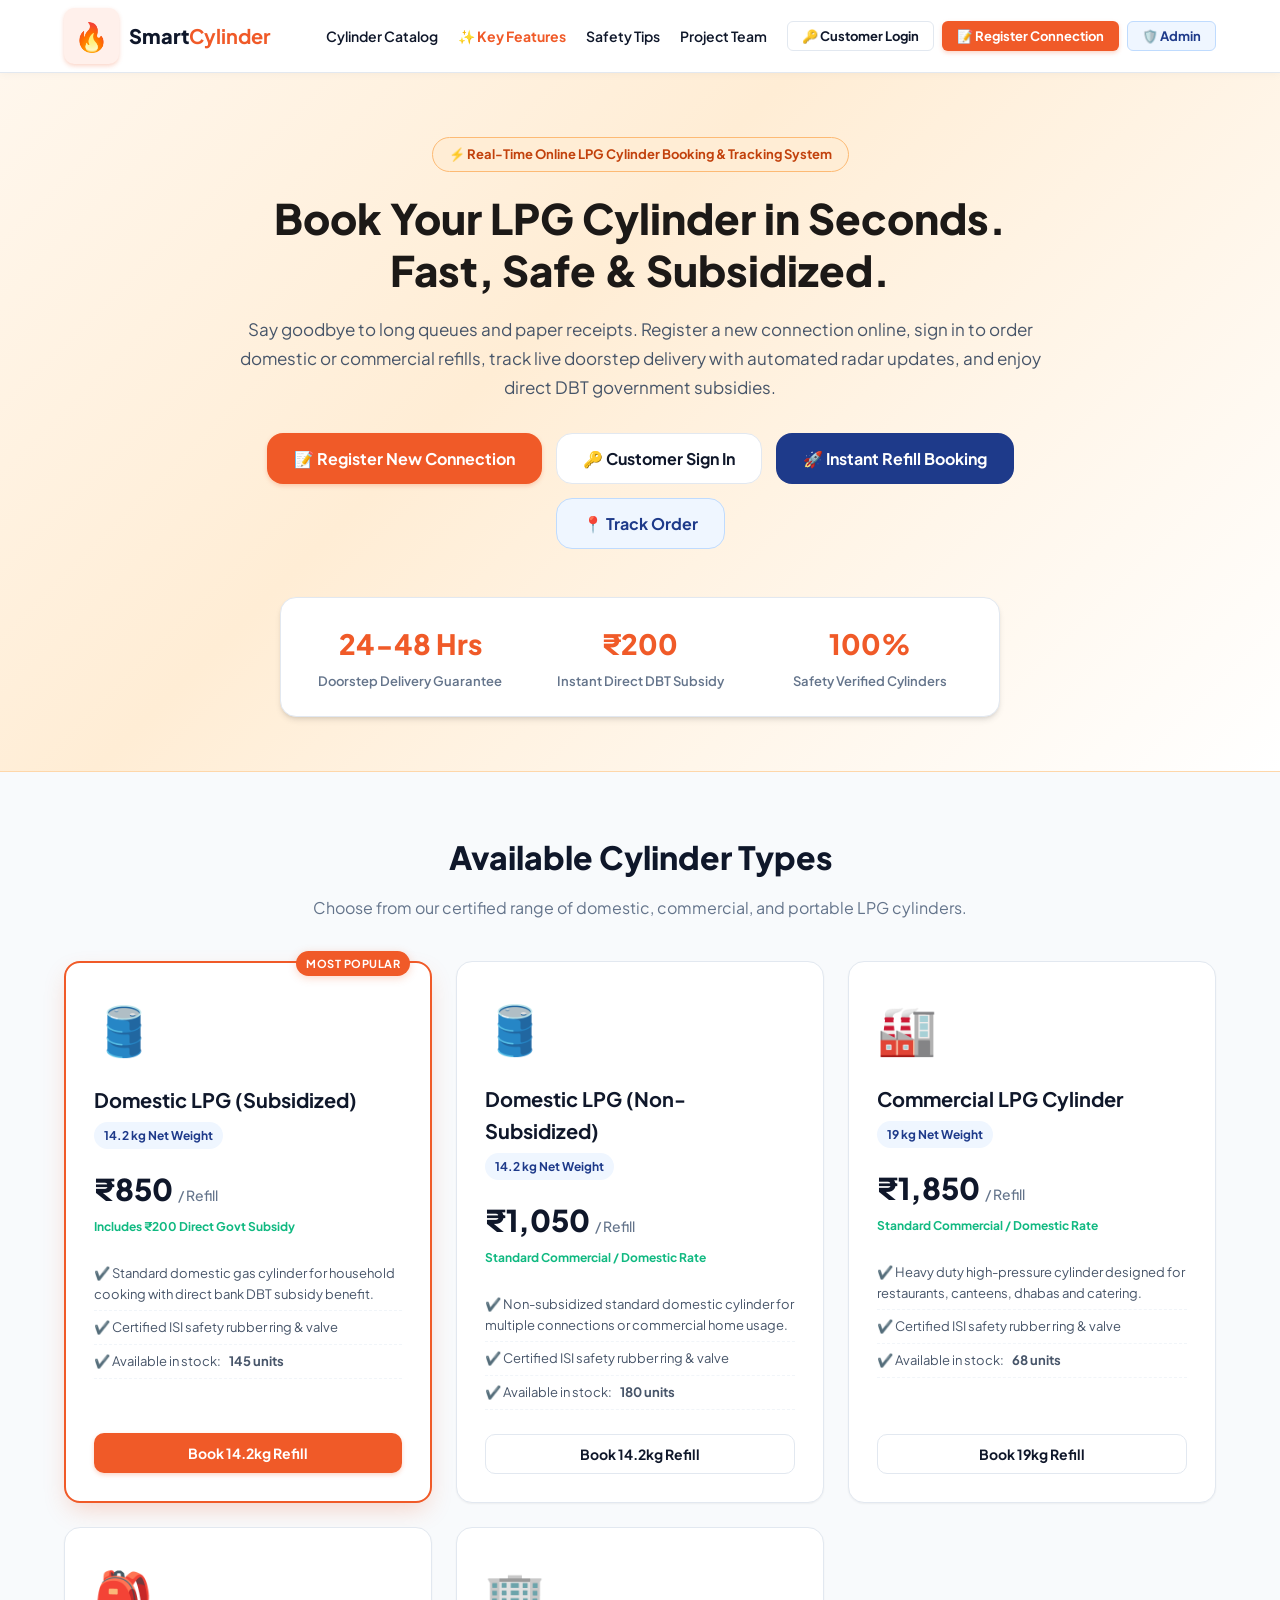
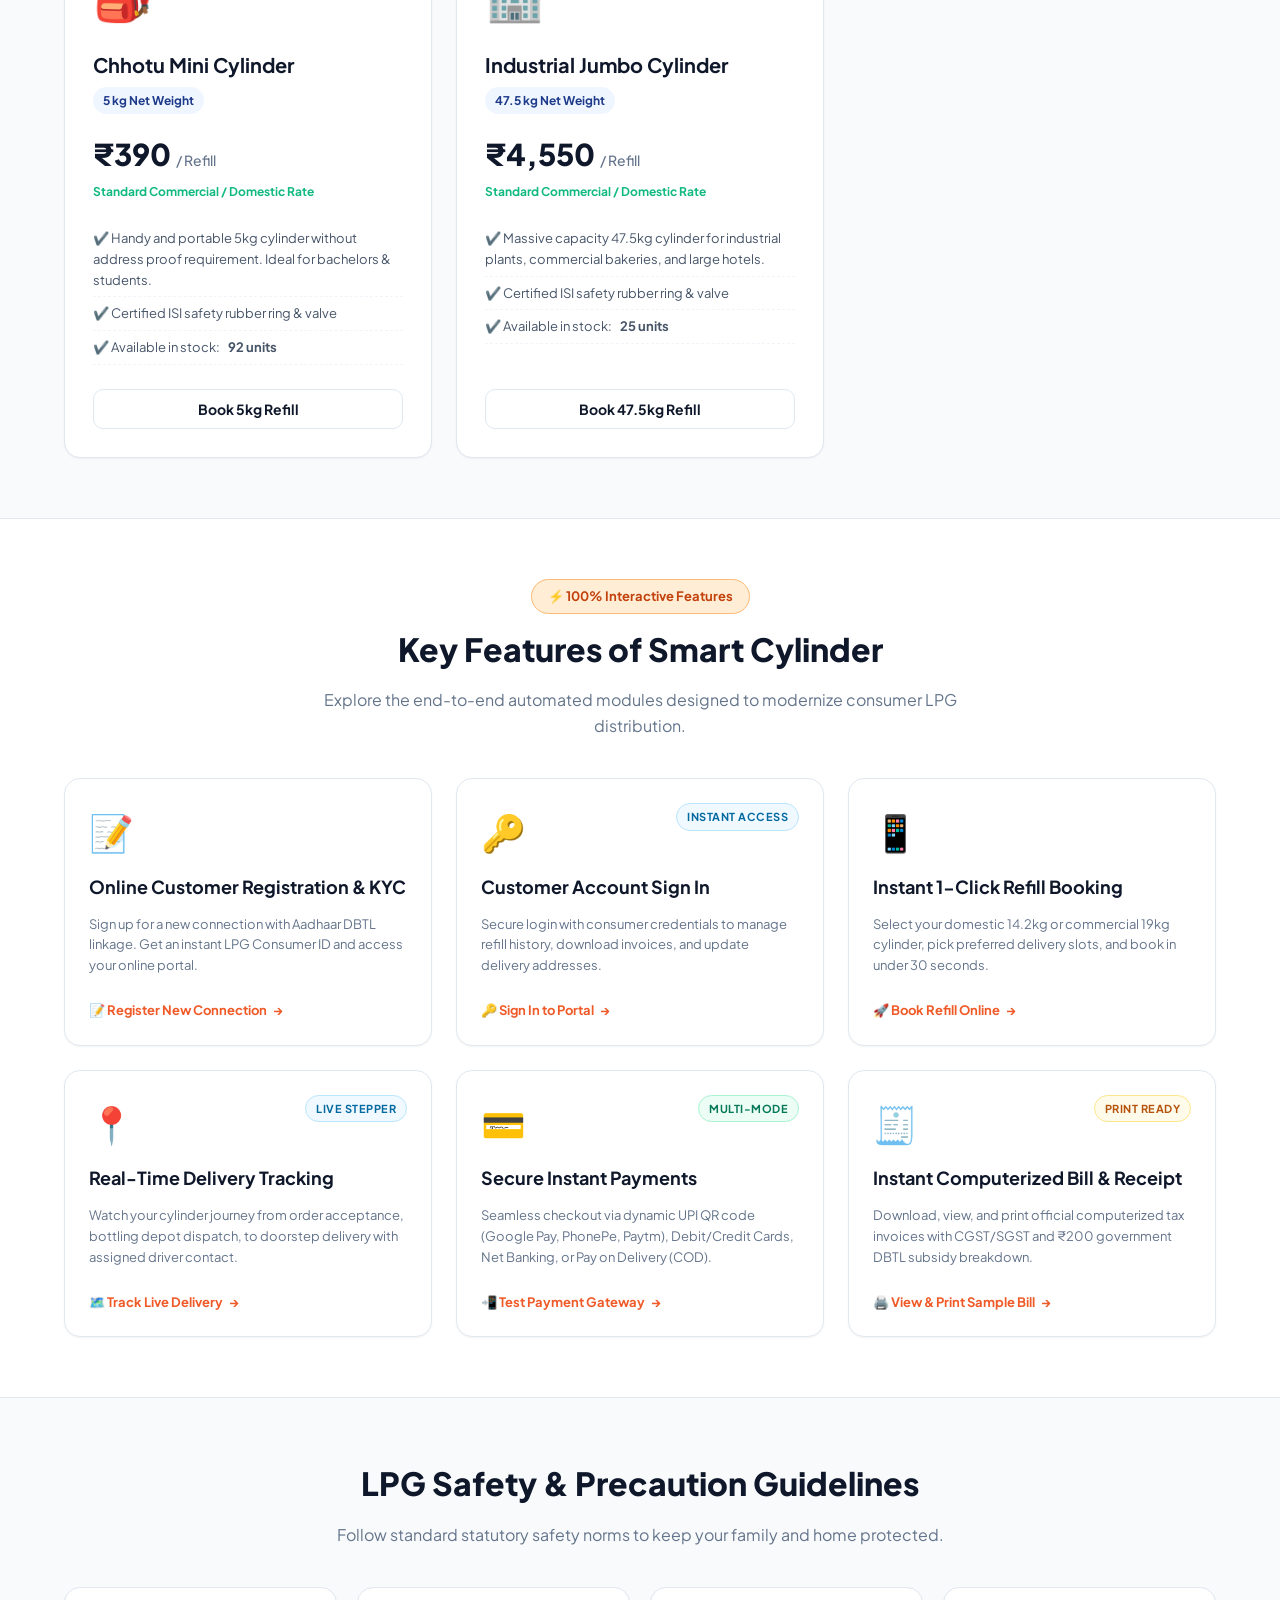
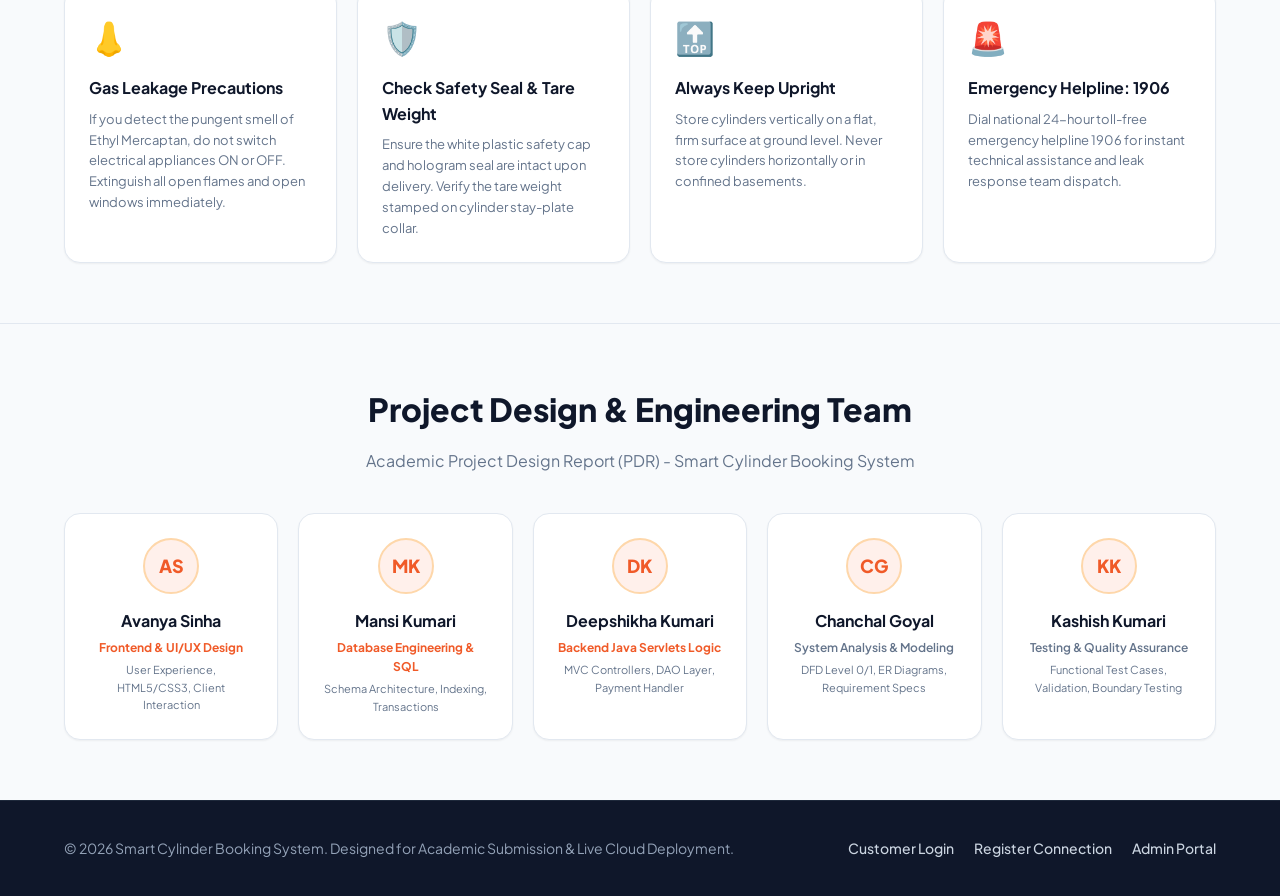
<file: index.html>
<!DOCTYPE html>
<html lang="en">
<head>
  <meta charset="UTF-8">
  <meta name="viewport" content="width=device-width, initial-scale=1.0">
  <title>Smart Cylinder Booking System | Online LPG Gas Booking & Tracking</title>
  <link rel="preconnect" href="https://fonts.googleapis.com">
  <link rel="preconnect" href="https://fonts.gstatic.com" crossorigin>
  <link href="https://fonts.googleapis.com/css2?family=Plus+Jakarta+Sans:wght@400;500;600;700;800&display=swap" rel="stylesheet">
  
  <style>
    /* ==========================================================================
       SMART CYLINDER BOOKING SYSTEM - SELF-CONTAINED MASTER DESIGN SYSTEM
       Frontend & UI/UX Design Lead: Avanya Sinha
       Database Engineering & SQL: Mansi Kumari
       Backend Java Processing: Deepshikha Kumari
       System Analysis: Chanchal Goyal | Testing & QA: Kashish Kumari
       ========================================================================== */
    :root {
      --primary: #f05a28;
      --primary-hover: #d94918;
      --primary-light: #fff0eb;
      --primary-glow: rgba(240, 90, 40, 0.25);
      
      --secondary: #1e3a8a;
      --secondary-hover: #172554;
      --secondary-light: #eff6ff;

      --success: #10b981;
      --success-light: #ecfdf5;
      --warning: #f59e0b;
      --warning-light: #fffbeb;
      --danger: #ef4444;
      --danger-light: #fef2f2;
      --info: #0ea5e9;
      --info-light: #f0f9ff;

      --bg-main: #f8fafc;
      --bg-card: #ffffff;
      --text-dark: #0f172a;
      --text-muted: #64748b;
      --border-color: #e2e8f0;
      
      --shadow-sm: 0 1px 2px 0 rgb(0 0 0 / 0.05);
      --shadow-md: 0 4px 6px -1px rgb(0 0 0 / 0.1), 0 2px 4px -2px rgb(0 0 0 / 0.1);
      --shadow-lg: 0 10px 15px -3px rgb(0 0 0 / 0.1), 0 4px 6px -4px rgb(0 0 0 / 0.1);
      --shadow-xl: 0 20px 25px -5px rgb(0 0 0 / 0.1), 0 8px 10px -6px rgb(0 0 0 / 0.1);

      --radius-sm: 6px;
      --radius-md: 10px;
      --radius-lg: 16px;
      --radius-full: 9999px;
      --font-family: 'Plus Jakarta Sans', -apple-system, BlinkMacSystemFont, 'Segoe UI', Roboto, sans-serif;
    }

    * {
      box-sizing: border-box;
      margin: 0;
      padding: 0;
    }

    html {
      scroll-behavior: smooth;
    }

    section[id] {
      scroll-margin-top: 80px;
    }

    body {
      font-family: var(--font-family);
      background-color: var(--bg-main);
      color: var(--text-dark);
      line-height: 1.6;
      min-height: 100vh;
      display: flex;
      flex-direction: column;
    }

    /* Top User Bar (When Logged In) */
    #user-session-bar {
      display: none;
      background: #0f172a;
      color: #e2e8f0;
      font-size: 13px;
      padding: 8px 24px;
      border-bottom: 1px solid #1e293b;
    }

    #user-session-bar .session-container {
      max-width: 1200px;
      margin: 0 auto;
      display: flex;
      justify-content: space-between;
      align-items: center;
      flex-wrap: wrap;
      gap: 10px;
    }

    /* Container */
    .container {
      width: 100%;
      max-width: 1200px;
      margin: 0 auto;
      padding: 0 24px;
    }

    /* Navigation Bar */
    .navbar {
      background: #ffffff;
      border-bottom: 1px solid var(--border-color);
      position: sticky;
      top: 0;
      z-index: 1000;
      box-shadow: 0 2px 8px rgba(0,0,0,0.03);
    }

    .nav-container {
      display: flex;
      justify-content: space-between;
      align-items: center;
      height: 72px;
      max-width: 1200px;
      margin: 0 auto;
      padding: 0 24px;
    }

    .brand-logo {
      display: flex;
      align-items: center;
      gap: 10px;
      text-decoration: none;
      color: var(--text-dark);
      font-size: 20px;
      font-weight: 800;
    }

    .brand-logo span.logo-icon {
      font-size: 28px;
      background: var(--primary-light);
      padding: 6px 10px;
      border-radius: var(--radius-md);
      box-shadow: 0 2px 4px var(--primary-glow);
    }

    .brand-logo strong {
      color: var(--primary);
    }

    .nav-links {
      display: flex;
      align-items: center;
      gap: 20px;
    }

    .nav-links a {
      text-decoration: none;
      color: var(--text-dark);
      font-weight: 600;
      font-size: 14px;
      transition: color 0.2s;
    }

    .nav-links a:hover {
      color: var(--primary);
    }

    /* Buttons */
    .btn {
      display: inline-flex;
      align-items: center;
      justify-content: center;
      gap: 8px;
      padding: 10px 18px;
      border-radius: var(--radius-md);
      font-size: 14px;
      font-weight: 700;
      text-decoration: none;
      cursor: pointer;
      border: 1px solid transparent;
      transition: all 0.2s ease;
      font-family: inherit;
    }

    .btn-primary {
      background: var(--primary);
      color: #ffffff;
      box-shadow: 0 2px 4px var(--primary-glow);
    }

    .btn-primary:hover {
      background: var(--primary-hover);
      box-shadow: 0 4px 12px var(--primary-glow);
      transform: translateY(-1px);
    }

    .btn-outline {
      background: transparent;
      border-color: var(--border-color);
      color: var(--text-dark);
    }

    .btn-outline:hover {
      background: #f1f5f9;
      border-color: #cbd5e1;
    }

    .btn-secondary {
      background: var(--secondary);
      color: #ffffff;
    }

    .btn-secondary:hover {
      background: var(--secondary-hover);
    }

    .btn-secondary-subtle {
      background: var(--secondary-light);
      color: var(--secondary);
      border-color: #bfdbfe;
    }

    .btn-secondary-subtle:hover {
      background: #dbeafe;
    }

    .btn-lg {
      padding: 14px 26px;
      font-size: 16px;
      border-radius: var(--radius-lg);
    }

    .btn-block {
      width: 100%;
    }

    .btn-sm {
      padding: 6px 14px;
      font-size: 13px;
      border-radius: var(--radius-sm);
    }

    /* Hero Section */
    .hero-section {
      background: linear-gradient(135deg, #fff7ed 0%, #ffedd5 40%, #ffffff 100%);
      padding: 64px 0 54px;
      border-bottom: 1px solid #fed7aa;
      position: relative;
    }

    .hero-content {
      max-width: 860px;
      margin: 0 auto;
      text-align: center;
      padding: 0 24px;
    }

    .hero-badge {
      display: inline-flex;
      align-items: center;
      gap: 6px;
      background: #ffedd5;
      color: #c2410c;
      padding: 6px 16px;
      border-radius: var(--radius-full);
      font-size: 13px;
      font-weight: 700;
      border: 1px solid #fdba74;
      margin-bottom: 20px;
    }

    .hero-title {
      font-size: 42px;
      font-weight: 800;
      color: #1c1917;
      line-height: 1.25;
      margin-bottom: 18px;
    }

    .hero-subtitle {
      font-size: 17px;
      color: #475569;
      margin-bottom: 32px;
      line-height: 1.7;
    }

    .hero-cta {
      display: flex;
      justify-content: center;
      gap: 14px;
      flex-wrap: wrap;
      margin-bottom: 48px;
    }

    .hero-stats {
      display: grid;
      grid-template-columns: repeat(3, 1fr);
      gap: 20px;
      background: #ffffff;
      padding: 24px;
      border-radius: var(--radius-lg);
      box-shadow: var(--shadow-md);
      border: 1px solid var(--border-color);
      max-width: 720px;
      margin: 0 auto;
    }

    .stat-item h3 {
      font-size: 28px;
      color: var(--primary);
      font-weight: 800;
    }

    .stat-item p {
      font-size: 13px;
      color: var(--text-muted);
      margin-top: 4px;
      font-weight: 600;
    }

    /* Section Styles */
    section {
      padding: 60px 0;
    }

    .section-header {
      text-align: center;
      max-width: 680px;
      margin: 0 auto 40px;
    }

    .section-header h2 {
      font-size: 32px;
      color: #0f172a;
      font-weight: 800;
      margin-bottom: 12px;
    }

    .section-header p {
      font-size: 16px;
      color: var(--text-muted);
    }

    /* Catalog Cards Grid */
    .cards-grid {
      display: grid;
      grid-template-columns: repeat(auto-fit, minmax(280px, 1fr));
      gap: 24px;
    }

    .cylinder-card {
      background: var(--bg-card);
      border: 1px solid var(--border-color);
      border-radius: var(--radius-lg);
      padding: 28px;
      display: flex;
      flex-direction: column;
      position: relative;
      transition: all 0.3s ease;
      box-shadow: var(--shadow-sm);
    }

    .cylinder-card:hover {
      transform: translateY(-5px);
      box-shadow: var(--shadow-xl);
      border-color: #fdba74;
    }

    .cylinder-card.featured {
      border: 2px solid var(--primary);
      box-shadow: 0 10px 25px -5px var(--primary-glow);
    }

    .cylinder-icon {
      font-size: 48px;
      margin-bottom: 16px;
      display: inline-block;
    }

    .cylinder-card h3 {
      font-size: 20px;
      color: var(--text-dark);
      margin-bottom: 6px;
    }

    .weight-tag {
      display: inline-block;
      font-size: 12px;
      font-weight: 700;
      color: var(--secondary);
      background: var(--secondary-light);
      padding: 4px 10px;
      border-radius: var(--radius-full);
      margin-bottom: 16px;
      align-self: flex-start;
    }

    .price {
      font-size: 30px;
      font-weight: 800;
      color: #0f172a;
      margin-bottom: 4px;
    }

    .price span {
      font-size: 14px;
      color: var(--text-muted);
      font-weight: 500;
    }

    .subsidy-note {
      font-size: 12px;
      font-weight: 700;
      color: var(--success);
      margin-bottom: 20px;
      min-height: 20px;
    }

    .features-list {
      list-style: none;
      margin-bottom: 24px;
      flex-grow: 1;
    }

    .features-list li {
      font-size: 13px;
      color: #475569;
      padding: 6px 0;
      display: flex;
      align-items: center;
      gap: 8px;
      border-bottom: 1px dashed #f1f5f9;
    }

    .badge {
      display: inline-block;
      padding: 4px 10px;
      border-radius: var(--radius-full);
      font-size: 11px;
      font-weight: 700;
      text-transform: uppercase;
      letter-spacing: 0.5px;
    }

    .badge-popular {
      position: absolute;
      top: -12px;
      right: 20px;
      background: var(--primary);
      color: #ffffff;
      box-shadow: 0 2px 8px var(--primary-glow);
    }

    .badge-confirmed {
      background: var(--info-light);
      color: #0369a1;
      border: 1px solid #bae6fd;
    }

    .badge-delivered {
      background: var(--success-light);
      color: #047857;
      border: 1px solid #a7f3d0;
    }

    .badge-dispatched {
      background: var(--warning-light);
      color: #b45309;
      border: 1px solid #fde68a;
    }

    /* Key Features Section */
    .features-section {
      background: #ffffff;
      border-top: 1px solid var(--border-color);
      border-bottom: 1px solid var(--border-color);
    }

    .features-grid {
      display: grid;
      grid-template-columns: repeat(auto-fit, minmax(320px, 1fr));
      gap: 24px;
    }

    .feature-card-clickable {
      background: #ffffff;
      border: 1px solid var(--border-color);
      border-radius: var(--radius-lg);
      padding: 24px;
      text-decoration: none;
      color: inherit;
      display: flex;
      flex-direction: column;
      gap: 12px;
      transition: all 0.25s ease;
      cursor: pointer;
      box-shadow: var(--shadow-sm);
    }

    .feature-card-clickable:hover {
      border-color: var(--primary);
      transform: translateY(-4px);
      box-shadow: 0 10px 20px -3px var(--primary-glow);
    }

    .feature-card-clickable h4 {
      font-size: 18px;
      color: #0f172a;
      font-weight: 700;
    }

    .feature-card-clickable p {
      font-size: 13px;
      color: var(--text-muted);
      line-height: 1.6;
    }

    .feature-action-btn {
      margin-top: auto;
      padding-top: 12px;
      font-size: 13px;
      font-weight: 700;
      color: var(--primary);
      display: flex;
      align-items: center;
      gap: 6px;
    }

    /* Safety Grid */
    .safety-grid {
      display: grid;
      grid-template-columns: repeat(auto-fit, minmax(260px, 1fr));
      gap: 20px;
    }

    .safety-card {
      background: #ffffff;
      border: 1px solid var(--border-color);
      padding: 24px;
      border-radius: var(--radius-lg);
      box-shadow: var(--shadow-sm);
    }

    .safety-icon {
      font-size: 32px;
      margin-bottom: 12px;
      display: inline-block;
    }

    .safety-card h4 {
      font-size: 16px;
      margin-bottom: 8px;
    }

    .safety-card p {
      font-size: 13px;
      color: var(--text-muted);
    }

    /* Project Team */
    .team-section {
      background: #f8fafc;
      border-top: 1px solid var(--border-color);
    }

    .team-grid {
      display: grid;
      grid-template-columns: repeat(auto-fit, minmax(200px, 1fr));
      gap: 20px;
    }

    .team-card {
      background: #ffffff;
      border: 1px solid var(--border-color);
      border-radius: var(--radius-lg);
      padding: 24px;
      text-align: center;
      box-shadow: var(--shadow-sm);
      transition: all 0.2s ease;
    }

    .team-card:hover {
      transform: translateY(-3px);
      box-shadow: var(--shadow-md);
      border-color: #cbd5e1;
    }

    .avatar {
      width: 56px;
      height: 56px;
      background: var(--primary-light);
      color: var(--primary);
      font-weight: 800;
      font-size: 18px;
      display: flex;
      align-items: center;
      justify-content: center;
      border-radius: 50%;
      margin: 0 auto 14px;
      border: 2px solid #fed7aa;
    }

    .team-card h4 {
      font-size: 16px;
      margin-bottom: 4px;
    }

    .team-card span {
      font-size: 12px;
      color: var(--text-muted);
      display: block;
    }

    /* Footer */
    .footer {
      background: #0f172a;
      color: #94a3b8;
      padding: 36px 0;
      margin-top: auto;
      border-top: 1px solid #1e293b;
    }

    .footer-content {
      display: flex;
      justify-content: space-between;
      align-items: center;
      flex-wrap: wrap;
      gap: 16px;
      font-size: 14px;
    }

    .footer-links {
      display: flex;
      gap: 20px;
    }

    .footer-links a {
      color: #cbd5e1;
      text-decoration: none;
      font-weight: 500;
    }

    .footer-links a:hover {
      color: var(--primary);
    }

    /* Modals Overlay */
    .modal-overlay {
      position: fixed;
      top: 0;
      left: 0;
      width: 100%;
      height: 100%;
      background: rgba(15, 23, 42, 0.65);
      backdrop-filter: blur(4px);
      z-index: 2000;
      display: none;
      align-items: center;
      justify-content: center;
      padding: 20px;
    }

    .modal-overlay.active {
      display: flex;
    }

    .modal-card {
      background: #ffffff;
      border-radius: var(--radius-lg);
      padding: 28px;
      width: 100%;
      max-width: 560px;
      box-shadow: var(--shadow-xl);
      max-height: 90vh;
      overflow-y: auto;
      position: relative;
      animation: modalSlide 0.25s ease-out;
    }

    @keyframes modalSlide {
      from { transform: translateY(20px); opacity: 0; }
      to { transform: translateY(0); opacity: 1; }
    }

    .close-modal-btn {
      position: absolute;
      top: 20px;
      right: 20px;
      background: #f1f5f9;
      border: none;
      width: 32px;
      height: 32px;
      border-radius: 50%;
      display: flex;
      align-items: center;
      justify-content: center;
      font-size: 16px;
      cursor: pointer;
      color: #64748b;
    }

    .close-modal-btn:hover {
      background: #e2e8f0;
      color: #0f172a;
    }

    /* Tab Controls */
    .tab-nav {
      display: flex;
      background: #f1f5f9;
      padding: 4px;
      border-radius: var(--radius-md);
      margin-bottom: 20px;
      gap: 4px;
    }

    .tab-btn {
      flex: 1;
      padding: 10px 14px;
      text-align: center;
      background: transparent;
      border: none;
      border-radius: var(--radius-sm);
      font-size: 14px;
      font-weight: 700;
      color: var(--text-muted);
      cursor: pointer;
      transition: all 0.2s ease;
      font-family: inherit;
    }

    .tab-btn.active {
      background: #ffffff;
      color: var(--primary);
      box-shadow: 0 1px 3px rgba(0,0,0,0.1);
    }

    /* Form Styles */
    .form-group {
      margin-bottom: 16px;
    }

    .form-group label {
      display: block;
      font-size: 13px;
      font-weight: 600;
      margin-bottom: 6px;
      color: #334155;
    }

    .form-control {
      width: 100%;
      padding: 10px 14px;
      border: 1px solid var(--border-color);
      border-radius: var(--radius-md);
      font-size: 14px;
      font-family: inherit;
      outline: none;
      transition: border-color 0.2s;
    }

    .form-control:focus {
      border-color: var(--primary);
      box-shadow: 0 0 0 3px var(--primary-glow);
    }

    /* Toast */
    #toast-container {
      position: fixed;
      bottom: 24px;
      right: 24px;
      z-index: 3000;
      display: flex;
      flex-direction: column;
      gap: 10px;
    }

    .toast {
      background: #0f172a;
      color: #ffffff;
      padding: 12px 18px;
      border-radius: var(--radius-md);
      box-shadow: var(--shadow-lg);
      font-size: 13px;
      font-weight: 600;
      display: flex;
      align-items: center;
      gap: 10px;
      animation: toastIn 0.3s ease;
      min-width: 260px;
    }

    @keyframes toastIn {
      from { transform: translateX(100%); opacity: 0; }
      to { transform: translateX(0); opacity: 1; }
    }

    /* Stepper */
    .stepper {
      display: flex;
      flex-direction: column;
      gap: 16px;
      margin: 20px 0;
      position: relative;
    }

    .step-item {
      display: flex;
      align-items: flex-start;
      gap: 14px;
      position: relative;
    }

    .step-icon {
      width: 36px;
      height: 36px;
      border-radius: 50%;
      background: #f1f5f9;
      color: #64748b;
      display: flex;
      align-items: center;
      justify-content: center;
      font-size: 14px;
      font-weight: 700;
      flex-shrink: 0;
      border: 2px solid #e2e8f0;
      z-index: 2;
    }

    .step-item.active .step-icon {
      background: var(--primary);
      color: #ffffff;
      border-color: var(--primary);
      box-shadow: 0 0 0 4px var(--primary-glow);
    }

    .step-item.completed .step-icon {
      background: var(--success);
      color: #ffffff;
      border-color: var(--success);
    }

    .step-info h5 {
      font-size: 14px;
      color: #0f172a;
      margin-bottom: 2px;
    }

    .step-info p {
      font-size: 12px;
      color: var(--text-muted);
    }

    /* Print styles */
    @media print {
      body * {
        visibility: hidden;
      }
      #invoice-modal, #invoice-modal * {
        visibility: visible;
      }
      #invoice-modal {
        position: absolute;
        left: 0;
        top: 0;
        width: 100%;
        background: white;
      }
      .modal-card {
        box-shadow: none;
        border: none;
        max-width: 100%;
        padding: 0;
      }
      .no-print {
        display: none !important;
      }
    }

    /* Responsive */
    @media (max-width: 820px) {
      .nav-links a:not(:last-child) {
        display: none;
      }
      .hero-title {
        font-size: 28px;
      }
      .hero-stats {
        grid-template-columns: 1fr;
        gap: 16px;
      }
      .footer-content {
        flex-direction: column;
        text-align: center;
      }
    }
  </style>
</head>
<body>

  <!-- Active Customer Session Bar (Appears when logged in) -->
  <div id="user-session-bar">
    <div class="session-container">
      <div>
        <span>👋 Welcome, <strong id="session-username" style="color: #38bdf8;">Rahul Sharma</strong></span>
        <span style="margin: 0 8px; opacity: 0.4;">|</span>
        <span>Consumer ID: <strong id="session-consumerno" style="color: #4ade80;">LPG-10029384</strong></span>
        <span style="margin: 0 8px; opacity: 0.4;">|</span>
        <span style="color: #fde047;">Subsidy: ₹200 Active (Bank of Baroda)</span>
      </div>
      <div style="display: flex; gap: 10px; align-items: center;">
        <button onclick="openBookingModal(1)" class="btn btn-sm btn-primary" style="padding: 4px 10px; font-size: 12px;">🚀 Book Refill</button>
        <button onclick="openTrackingModal('BK-2026-9042')" class="btn btn-sm btn-secondary-subtle" style="padding: 4px 10px; font-size: 12px;">📍 Track Refill</button>
        <button onclick="logoutCustomer()" class="btn btn-sm btn-outline" style="padding: 4px 10px; font-size: 12px; color: #cbd5e1; border-color: #475569;">Sign Out</button>
      </div>
    </div>
  </div>

  <!-- Navigation Bar -->
  <header class="navbar">
    <div class="nav-container">
      <a href="#" class="brand-logo" onclick="window.scrollTo({top: 0, behavior: 'smooth'}); return false;">
        <span class="logo-icon">🔥</span>
        <span class="logo-text">Smart<strong>Cylinder</strong></span>
      </a>
      <nav class="nav-links">
        <a href="#services" onclick="scrollToSection(event, 'services')">Cylinder Catalog</a>
        <a href="#features" onclick="scrollToSection(event, 'features')" style="color: var(--primary); font-weight: 700;">✨ Key Features</a>
        <a href="#safety" onclick="scrollToSection(event, 'safety')">Safety Tips</a>
        <a href="#team" onclick="scrollToSection(event, 'team')">Project Team</a>
        
        <!-- PROMINENT AUTH BUTTONS -->
        <div id="auth-buttons" style="display: flex; gap: 8px; align-items: center;">
          <button onclick="openAuthModal('login')" class="btn btn-outline btn-sm" id="nav-login-btn">
            🔑 Customer Login
          </button>
          <button onclick="openAuthModal('register')" class="btn btn-primary btn-sm" id="nav-register-btn">
            📝 Register Connection
          </button>
          <button onclick="openAdminModal()" class="btn btn-secondary-subtle btn-sm">
            🛡️ Admin
          </button>
        </div>
      </nav>
    </div>
  </header>

  <!-- Hero Section -->
  <section class="hero-section">
    <div class="hero-content">
      <div class="hero-badge">⚡ Real-Time Online LPG Cylinder Booking & Tracking System</div>
      <h1 class="hero-title">Book Your LPG Cylinder in Seconds. Fast, Safe & Subsidized.</h1>
      <p class="hero-subtitle">
        Say goodbye to long queues and paper receipts. Register a new connection online, sign in to order domestic or commercial refills, track live doorstep delivery with automated radar updates, and enjoy direct DBT government subsidies.
      </p>
      
      <!-- HERO CALL TO ACTIONS -->
      <div class="hero-cta">
        <button onclick="openAuthModal('register')" class="btn btn-primary btn-lg">
          📝 Register New Connection
        </button>
        <button onclick="openAuthModal('login')" class="btn btn-outline btn-lg" style="background: white;">
          🔑 Customer Sign In
        </button>
        <button onclick="openBookingModal(1)" class="btn btn-secondary btn-lg">
          🚀 Instant Refill Booking
        </button>
        <button onclick="openTrackingModal('BK-2026-9042')" class="btn btn-secondary-subtle btn-lg">
          📍 Track Order
        </button>
      </div>

      <div class="hero-stats">
        <div class="stat-item">
          <h3>24-48 Hrs</h3>
          <p>Doorstep Delivery Guarantee</p>
        </div>
        <div class="stat-item">
          <h3>₹200</h3>
          <p>Instant Direct DBT Subsidy</p>
        </div>
        <div class="stat-item">
          <h3>100%</h3>
          <p>Safety Verified Cylinders</p>
        </div>
      </div>
    </div>
  </section>

  <!-- Cylinders Catalog Section -->
  <section id="services">
    <div class="container">
      <div class="section-header">
        <h2>Available Cylinder Types</h2>
        <p>Choose from our certified range of domestic, commercial, and portable LPG cylinders.</p>
      </div>
      <div class="cards-grid" id="cylinder-catalog-grid">
        <!-- Rendered by embedded JavaScript -->
      </div>
    </div>
  </section>

  <!-- Key Features Section (Interactive & Clickable) -->
  <section id="features" class="features-section">
    <div class="container">
      <div class="section-header">
        <span class="hero-badge" style="margin-bottom: 10px;">⚡ 100% Interactive Features</span>
        <h2>Key Features of Smart Cylinder</h2>
        <p>Explore the end-to-end automated modules designed to modernize consumer LPG distribution.</p>
      </div>
      <div class="features-grid">
        
        <!-- Feature 1: Customer Portal & Registration -->
        <div class="feature-card-clickable" onclick="openAuthModal('register')" title="Click to Register New Connection">
          <div style="display: flex; justify-content: space-between; align-items: flex-start;">
            <span style="font-size: 36px;">📝</span>
            <span class="badge badge-popular">New Connection</span>
          </div>
          <h4>Online Customer Registration & KYC</h4>
          <p>Sign up for a new connection with Aadhaar DBTL linkage. Get an instant LPG Consumer ID and access your online portal.</p>
          <div class="feature-action-btn">
            <span>📝 Register New Connection</span> →
          </div>
        </div>

        <!-- Feature 2: Customer Sign In -->
        <div class="feature-card-clickable" onclick="openAuthModal('login')" title="Click to Sign In">
          <div style="display: flex; justify-content: space-between; align-items: flex-start;">
            <span style="font-size: 36px;">🔑</span>
            <span class="badge badge-confirmed">Instant Access</span>
          </div>
          <h4>Customer Account Sign In</h4>
          <p>Secure login with consumer credentials to manage refill history, download invoices, and update delivery addresses.</p>
          <div class="feature-action-btn">
            <span>🔑 Sign In to Portal</span> →
          </div>
        </div>

        <!-- Feature 3: Instant Refill Booking -->
        <div class="feature-card-clickable" onclick="openBookingModal(1)" title="Click to Book a Refill">
          <div style="display: flex; justify-content: space-between; align-items: flex-start;">
            <span style="font-size: 36px;">📱</span>
            <span class="badge badge-popular">Live Refill</span>
          </div>
          <h4>Instant 1-Click Refill Booking</h4>
          <p>Select your domestic 14.2kg or commercial 19kg cylinder, pick preferred delivery slots, and book in under 30 seconds.</p>
          <div class="feature-action-btn">
            <span>🚀 Book Refill Online</span> →
          </div>
        </div>

        <!-- Feature 4: Live Tracking -->
        <div class="feature-card-clickable" onclick="openTrackingModal('BK-2026-9042')" title="Click to View Live Radar Map">
          <div style="display: flex; justify-content: space-between; align-items: flex-start;">
            <span style="font-size: 36px;">📍</span>
            <span class="badge badge-confirmed">Live Stepper</span>
          </div>
          <h4>Real-Time Delivery Tracking</h4>
          <p>Watch your cylinder journey from order acceptance, bottling depot dispatch, to doorstep delivery with assigned driver contact.</p>
          <div class="feature-action-btn">
            <span>🗺️ Track Live Delivery</span> →
          </div>
        </div>

        <!-- Feature 5: Multi-Mode Payment Gateway -->
        <div class="feature-card-clickable" onclick="openPaymentDemoModal()" title="Click to Test Payment Gateway">
          <div style="display: flex; justify-content: space-between; align-items: flex-start;">
            <span style="font-size: 36px;">💳</span>
            <span class="badge badge-delivered">Multi-Mode</span>
          </div>
          <h4>Secure Instant Payments</h4>
          <p>Seamless checkout via dynamic UPI QR code (Google Pay, PhonePe, Paytm), Debit/Credit Cards, Net Banking, or Pay on Delivery (COD).</p>
          <div class="feature-action-btn">
            <span>📲 Test Payment Gateway</span> →
          </div>
        </div>

        <!-- Feature 6: Computerized GST Invoices -->
        <div class="feature-card-clickable" onclick="openInvoiceModal('BK-2026-9041')" title="Click to View & Print Tax Bill">
          <div style="display: flex; justify-content: space-between; align-items: flex-start;">
            <span style="font-size: 36px;">🧾</span>
            <span class="badge badge-dispatched">Print Ready</span>
          </div>
          <h4>Instant Computerized Bill & Receipt</h4>
          <p>Download, view, and print official computerized tax invoices with CGST/SGST and ₹200 government DBTL subsidy breakdown.</p>
          <div class="feature-action-btn">
            <span>🖨️ View & Print Sample Bill</span> →
          </div>
        </div>

      </div>
    </div>
  </section>

  <!-- Safety Tips Section -->
  <section id="safety">
    <div class="container">
      <div class="section-header">
        <h2>LPG Safety & Precaution Guidelines</h2>
        <p>Follow standard statutory safety norms to keep your family and home protected.</p>
      </div>
      <div class="safety-grid">
        <div class="safety-card">
          <span class="safety-icon">👃</span>
          <h4>Gas Leakage Precautions</h4>
          <p>If you detect the pungent smell of Ethyl Mercaptan, do not switch electrical appliances ON or OFF. Extinguish all open flames and open windows immediately.</p>
        </div>
        <div class="safety-card">
          <span class="safety-icon">🛡️</span>
          <h4>Check Safety Seal & Tare Weight</h4>
          <p>Ensure the white plastic safety cap and hologram seal are intact upon delivery. Verify the tare weight stamped on cylinder stay-plate collar.</p>
        </div>
        <div class="safety-card">
          <span class="safety-icon">🔝</span>
          <h4>Always Keep Upright</h4>
          <p>Store cylinders vertically on a flat, firm surface at ground level. Never store cylinders horizontally or in confined basements.</p>
        </div>
        <div class="safety-card">
          <span class="safety-icon">🚨</span>
          <h4>Emergency Helpline: 1906</h4>
          <p>Dial national 24-hour toll-free emergency helpline 1906 for instant technical assistance and leak response team dispatch.</p>
        </div>
      </div>
    </div>
  </section>

  <!-- Project Team Section -->
  <section id="team" class="team-section">
    <div class="container">
      <div class="section-header">
        <h2>Project Design & Engineering Team</h2>
        <p>Academic Project Design Report (PDR) - Smart Cylinder Booking System</p>
      </div>
      <div class="team-grid">
        <div class="team-card">
          <div class="avatar">AS</div>
          <h4>Avanya Sinha</h4>
          <span style="color: var(--primary); font-weight: 700;">Frontend & UI/UX Design</span>
          <span style="font-size: 11px; margin-top: 4px;">User Experience, HTML5/CSS3, Client Interaction</span>
        </div>
        <div class="team-card">
          <div class="avatar">MK</div>
          <h4>Mansi Kumari</h4>
          <span style="color: var(--primary); font-weight: 700;">Database Engineering & SQL</span>
          <span style="font-size: 11px; margin-top: 4px;">Schema Architecture, Indexing, Transactions</span>
        </div>
        <div class="team-card">
          <div class="avatar">DK</div>
          <h4>Deepshikha Kumari</h4>
          <span style="color: var(--primary); font-weight: 700;">Backend Java Servlets Logic</span>
          <span style="font-size: 11px; margin-top: 4px;">MVC Controllers, DAO Layer, Payment Handler</span>
        </div>
        <div class="team-card">
          <div class="avatar">CG</div>
          <h4>Chanchal Goyal</h4>
          <span style="font-weight: 600;">System Analysis & Modeling</span>
          <span style="font-size: 11px; margin-top: 4px;">DFD Level 0/1, ER Diagrams, Requirement Specs</span>
        </div>
        <div class="team-card">
          <div class="avatar">KK</div>
          <h4>Kashish Kumari</h4>
          <span style="font-weight: 600;">Testing & Quality Assurance</span>
          <span style="font-size: 11px; margin-top: 4px;">Functional Test Cases, Validation, Boundary Testing</span>
        </div>
      </div>
    </div>
  </section>

  <!-- Footer -->
  <footer class="footer">
    <div class="container footer-content">
      <p>&copy; 2026 Smart Cylinder Booking System. Designed for Academic Submission & Live Cloud Deployment.</p>
      <div class="footer-links">
        <a href="#" onclick="openAuthModal('login'); return false;">Customer Login</a>
        <a href="#" onclick="openAuthModal('register'); return false;">Register Connection</a>
        <a href="#" onclick="openAdminModal(); return false;">Admin Portal</a>
      </div>
    </div>
  </footer>

  <!-- =========================================================================
       AUTHENTICATION MODAL (LOGIN & REGISTRATION TABBED INTERFACE)
       ========================================================================= -->
  <div id="auth-modal" class="modal-overlay">
    <div class="modal-card" style="max-width: 520px;">
      <button class="close-modal-btn" onclick="closeModal('auth-modal')">✕</button>
      
      <!-- Tab Controls -->
      <div class="tab-nav">
        <button class="tab-btn active" id="tab-login-btn" onclick="switchAuthTab('login')">
          🔑 Customer Sign In
        </button>
        <button class="tab-btn" id="tab-register-btn" onclick="switchAuthTab('register')">
          📝 Register New Connection
        </button>
      </div>

      <!-- TAB 1: LOGIN FORM -->
      <div id="auth-login-pane">
        <div style="text-align: center; margin-bottom: 20px;">
          <h3 style="font-size: 20px; color: #0f172a;">Customer Sign In</h3>
          <p style="font-size: 13px; color: var(--text-muted);">Access your LPG account, refill bookings, and live deliveries.</p>
        </div>

        <!-- Quick 1-Click Demo Fill -->
        <div style="background: var(--primary-light); border: 1px dashed var(--primary); padding: 12px 16px; border-radius: var(--radius-md); margin-bottom: 20px;">
          <div style="display: flex; justify-content: space-between; align-items: center;">
            <div>
              <strong style="color: var(--primary); font-size: 13px;">⚡ Quick Demo Login:</strong>
              <div style="font-size: 12px; color: #64748b; margin-top: 2px;">
                User: <code>rahul@gmail.com</code> | Pass: <code>user123</code>
              </div>
            </div>
            <button type="button" class="btn btn-sm btn-primary" onclick="quickFillDemoLogin()">
              Auto-Fill & Sign In
            </button>
          </div>
        </div>

        <form onsubmit="handleCustomerLogin(event)">
          <div class="form-group">
            <label>Registered Email or Consumer ID *</label>
            <input type="text" id="login-email" class="form-control" placeholder="e.g. rahul@gmail.com or LPG-10029384" required>
          </div>

          <div class="form-group">
            <label>Account Password *</label>
            <input type="password" id="login-password" class="form-control" placeholder="••••••••" required>
          </div>

          <button type="submit" class="btn btn-primary btn-block btn-lg" style="margin-top: 10px;">
            Sign In to My Account →
          </button>
        </form>

        <div style="text-align: center; margin-top: 20px; font-size: 13px; color: var(--text-muted);">
          Don't have an LPG connection? 
          <a href="#" onclick="switchAuthTab('register'); return false;" style="font-weight: 700; color: var(--primary);">Register New Connection</a>
        </div>
      </div>

      <!-- TAB 2: REGISTER FORM -->
      <div id="auth-register-pane" style="display: none;">
        <div style="text-align: center; margin-bottom: 20px;">
          <h3 style="font-size: 20px; color: #0f172a;">Register New Connection</h3>
          <p style="font-size: 13px; color: var(--text-muted);">Apply for a fresh domestic or commercial LPG gas connection with instant DBT subsidy link.</p>
        </div>

        <form onsubmit="handleCustomerRegister(event)">
          <div class="form-group">
            <label>Full Name *</label>
            <input type="text" id="reg-name" class="form-control" placeholder="e.g. Rahul Sharma" required>
          </div>

          <div style="display: grid; grid-template-columns: 1fr 1fr; gap: 12px;">
            <div class="form-group">
              <label>Mobile Number *</label>
              <input type="tel" id="reg-phone" class="form-control" placeholder="9876543210" required>
            </div>
            <div class="form-group">
              <label>Email Address *</label>
              <input type="email" id="reg-email" class="form-control" placeholder="name@example.com" required>
            </div>
          </div>

          <div class="form-group">
            <label>Aadhaar / Ration Card No. (For DBTL Subsidy) *</label>
            <input type="text" id="reg-aadhaar" class="form-control" placeholder="XXXX-XXXX-XXXX" required>
          </div>

          <div class="form-group">
            <label>Delivery Address & Landmark *</label>
            <input type="text" id="reg-address" class="form-control" placeholder="House #, Street, Locality, City, Pincode" required>
          </div>

          <div class="form-group">
            <label>Select Preferred Cylinder Type *</label>
            <select id="reg-cylinder" class="form-control">
              <option value="1">Domestic LPG 14.2kg (Subsidized - ₹850)</option>
              <option value="2">Domestic LPG 14.2kg (Non-Subsidized - ₹1,050)</option>
              <option value="3">Commercial LPG 19.0kg (₹1,850)</option>
              <option value="4">Chhotu Mini Cylinder 5.0kg (₹390)</option>
            </select>
          </div>

          <div class="form-group">
            <label>Create Account Password *</label>
            <input type="password" id="reg-password" class="form-control" placeholder="Create a secure password" required>
          </div>

          <button type="submit" class="btn btn-primary btn-block btn-lg" style="margin-top: 10px;">
            Submit & Generate Consumer ID →
          </button>
        </form>

        <div style="text-align: center; margin-top: 20px; font-size: 13px; color: var(--text-muted);">
          Already have an account? 
          <a href="#" onclick="switchAuthTab('login'); return false;" style="font-weight: 700; color: var(--primary);">Sign In here</a>
        </div>
      </div>

    </div>
  </div>

  <!-- =========================================================================
       BOOKING, TRACKING, PAYMENT, INVOICE & ADMIN MODALS
       ========================================================================= -->

  <!-- Modal: Instant Refill Booking -->
  <div id="booking-modal" class="modal-overlay">
    <div class="modal-card">
      <button class="close-modal-btn" onclick="closeModal('booking-modal')">✕</button>
      <div style="display: flex; align-items: center; gap: 10px; margin-bottom: 16px;">
        <span style="font-size: 26px;">🚀</span>
        <h3 style="font-size: 20px;">Book Refill Cylinder</h3>
      </div>
      <p style="font-size: 13px; color: var(--text-muted); margin-bottom: 20px;">
        Fast doorstep LPG delivery with computerized tax receipt and automatic DBTL government subsidy calculation.
      </p>
      
      <form id="refill-form" onsubmit="handleRefillSubmit(event)">
        <div class="form-group">
          <label>Select Cylinder Type *</label>
          <select id="modal-cylinder-select" class="form-control" onchange="updateBookingPrice()">
            <!-- Populated via JS -->
          </select>
        </div>

        <div class="form-group">
          <label>Consumer LPG Number / ID *</label>
          <input type="text" id="modal-consumer-no" class="form-control" value="LPG-10029384" required>
        </div>

        <div class="form-group">
          <label>Delivery Address *</label>
          <input type="text" id="modal-address" class="form-control" value="House #42, Sector 14, Near City Park" required>
        </div>

        <div class="form-group">
          <label>Preferred Delivery Slot *</label>
          <select id="modal-slot" class="form-control">
            <option>Morning (08:00 AM - 12:00 PM)</option>
            <option selected>Afternoon (12:00 PM - 04:00 PM)</option>
            <option>Evening (04:00 PM - 08:00 PM)</option>
          </select>
        </div>

        <div style="background: #f8fafc; border: 1px solid var(--border-color); padding: 14px; border-radius: var(--radius-md); margin-bottom: 20px;">
          <div style="display: flex; justify-content: space-between; margin-bottom: 6px; font-size: 13px;">
            <span>Standard Cylinder Price:</span>
            <strong id="price-subtotal">₹1,050.00</strong>
          </div>
          <div style="display: flex; justify-content: space-between; margin-bottom: 6px; font-size: 13px; color: var(--success);">
            <span>Direct Govt DBT Subsidy:</span>
            <strong id="price-subsidy">-₹200.00</strong>
          </div>
          <div style="display: flex; justify-content: space-between; font-size: 15px; font-weight: 800; border-top: 1px dashed #cbd5e1; padding-top: 8px;">
            <span>Total Payable:</span>
            <strong id="price-total" style="color: var(--primary);">₹850.00</strong>
          </div>
        </div>

        <div style="display: flex; justify-content: flex-end; gap: 10px;">
          <button type="button" class="btn btn-outline" onclick="closeModal('booking-modal')">Cancel</button>
          <button type="submit" class="btn btn-primary">Confirm & Book Now →</button>
        </div>
      </form>
    </div>
  </div>

  <!-- Modal: Live Order Radar Tracking -->
  <div id="tracking-modal" class="modal-overlay">
    <div class="modal-card">
      <button class="close-modal-btn" onclick="closeModal('tracking-modal')">✕</button>
      <div style="display: flex; align-items: center; justify-content: space-between; margin-bottom: 16px;">
        <div style="display: flex; align-items: center; gap: 10px;">
          <span style="font-size: 26px;">📍</span>
          <div>
            <h3 style="font-size: 18px;">Live Delivery Tracking</h3>
            <p style="font-size: 12px; color: var(--text-muted);">Order Ref: <strong id="track-order-ref">BK-2026-9042</strong></p>
          </div>
        </div>
        <span class="badge badge-dispatched" id="track-status-badge">OUT FOR DELIVERY</span>
      </div>

      <!-- Radar Animation Box -->
      <div style="background: linear-gradient(135deg, #1e293b, #0f172a); border-radius: var(--radius-md); padding: 18px; color: white; margin-bottom: 20px; position: relative; overflow: hidden;">
        <div style="display: flex; justify-content: space-between; align-items: center;">
          <div>
            <span style="font-size: 11px; text-transform: uppercase; color: #94a3b8; letter-spacing: 1px;">Live Radar Status</span>
            <h4 style="font-size: 16px; color: #38bdf8; margin-top: 2px;">Delivery Van En Route 🚚</h4>
            <p style="font-size: 12px; color: #cbd5e1; margin-top: 4px;">Assigned Driver: <strong>Ramesh Kumar (Van #DL-4C-8891)</strong></p>
            <p style="font-size: 12px; color: #cbd5e1;">Driver Phone: <strong>+91 98765-43210</strong></p>
          </div>
          <div style="text-align: right;">
            <span style="font-size: 11px; color: #94a3b8;">Est. Doorstep Arrival</span>
            <div style="font-size: 22px; font-weight: 800; color: #4ade80;">25 Mins</div>
          </div>
        </div>
      </div>

      <!-- Stepper -->
      <div class="stepper">
        <div class="step-item completed">
          <div class="step-icon">✓</div>
          <div class="step-info">
            <h5>1. Booking Confirmed & Verified</h5>
            <p>Order accepted by Bharat Gas Regional Bottling Plant.</p>
          </div>
        </div>
        <div class="step-item completed">
          <div class="step-icon">✓</div>
          <div class="step-info">
            <h5>2. Safety Inspection & Weight Check</h5>
            <p>Tare weight stamped 14.2kg verified with leak test pass.</p>
          </div>
        </div>
        <div class="step-item active">
          <div class="step-icon">🚚</div>
          <div class="step-info">
            <h5>3. Dispatched & Out for Doorstep Delivery</h5>
            <p>Cylinder loaded on truck #DL-4C-8891. Driver on delivery route.</p>
          </div>
        </div>
        <div class="step-item">
          <div class="step-icon">4</div>
          <div class="step-info">
            <h5>4. Doorstep Delivery & OTP Verification</h5>
            <p>Cash/UPI collection & physical seal handover.</p>
          </div>
        </div>
      </div>

      <div style="display: flex; justify-content: space-between; align-items: center; margin-top: 20px; border-top: 1px solid var(--border-color); padding-top: 14px;">
        <button class="btn btn-sm btn-outline" onclick="openInvoiceModal('BK-2026-9042')">🧾 View Bill</button>
        <button class="btn btn-sm btn-primary" onclick="closeModal('tracking-modal')">Close Tracker</button>
      </div>
    </div>
  </div>

  <!-- Modal: Payment Gateway Demo -->
  <div id="payment-modal" class="modal-overlay">
    <div class="modal-card" style="max-width: 500px;">
      <button class="close-modal-btn" onclick="closeModal('payment-modal')">✕</button>
      <div style="display: flex; align-items: center; gap: 8px; margin-bottom: 16px;">
        <span style="font-size: 26px;">💳</span>
        <h3 style="font-size: 18px;">Multi-Mode Payment Gateway</h3>
      </div>
      <p style="font-size: 13px; color: var(--text-muted); margin-bottom: 20px;">
        Choose your preferred instant payment method to settle refill booking <strong>BK-2026-9042</strong>:
      </p>

      <div style="display: flex; flex-direction: column; gap: 12px; margin-bottom: 24px;">
        <!-- UPI -->
        <div style="padding: 14px; background: #f8fafc; border: 1px solid #cbd5e1; border-radius: var(--radius-md); cursor: pointer;" onclick="simulatePaymentSuccess('UPI')">
          <div style="display: flex; justify-content: space-between; align-items: center;">
            <div style="display: flex; align-items: center; gap: 12px;">
              <span style="font-size: 24px;">📱</span>
              <div>
                <strong>UPI Dynamic QR / Apps</strong>
                <p style="font-size: 12px; color: var(--text-muted);">Google Pay, PhonePe, Paytm, BHIM</p>
              </div>
            </div>
            <button class="btn btn-sm btn-primary">Pay ₹850</button>
          </div>
        </div>

        <!-- Cards -->
        <div style="padding: 14px; background: #f8fafc; border: 1px solid #cbd5e1; border-radius: var(--radius-md); cursor: pointer;" onclick="simulatePaymentSuccess('Card')">
          <div style="display: flex; justify-content: space-between; align-items: center;">
            <div style="display: flex; align-items: center; gap: 12px;">
              <span style="font-size: 24px;">💳</span>
              <div>
                <strong>Debit & Credit Cards</strong>
                <p style="font-size: 12px; color: var(--text-muted);">Visa, MasterCard, RuPay (256-bit SSL)</p>
              </div>
            </div>
            <button class="btn btn-sm btn-outline">Pay ₹850</button>
          </div>
        </div>

        <!-- COD -->
        <div style="padding: 14px; background: #f8fafc; border: 1px solid #cbd5e1; border-radius: var(--radius-md); cursor: pointer;" onclick="simulatePaymentSuccess('COD')">
          <div style="display: flex; justify-content: space-between; align-items: center;">
            <div style="display: flex; align-items: center; gap: 12px;">
              <span style="font-size: 24px;">💵</span>
              <div>
                <strong>Pay on Delivery (COD)</strong>
                <p style="font-size: 12px; color: var(--text-muted);">Pay cash or scan driver's QR upon arrival</p>
              </div>
            </div>
            <button class="btn btn-sm btn-outline">Select COD</button>
          </div>
        </div>
      </div>

      <div style="display: flex; justify-content: flex-end;">
        <button class="btn btn-outline" onclick="closeModal('payment-modal')">Close</button>
      </div>
    </div>
  </div>

  <!-- Modal: Computerized GST Invoice -->
  <div id="invoice-modal" class="modal-overlay">
    <div class="modal-card" style="max-width: 600px;">
      <button class="close-modal-btn no-print" onclick="closeModal('invoice-modal')">✕</button>
      
      <div style="border-bottom: 2px solid var(--primary); padding-bottom: 12px; margin-bottom: 16px; display: flex; justify-content: space-between; align-items: flex-start;">
        <div>
          <h2 style="font-size: 20px; color: var(--primary);">🔥 Smart Cylinder Gas Agency</h2>
          <p style="font-size: 11px; color: var(--text-muted);">Authorized LPG Distributor | GSTIN: 07AAAAA0000A1Z5</p>
          <p style="font-size: 11px; color: var(--text-muted);">1906 Emergency Toll Free Helpline</p>
        </div>
        <div style="text-align: right;">
          <span class="badge badge-delivered">TAX INVOICE</span>
          <p style="font-size: 12px; font-weight: 700; margin-top: 4px;" id="inv-bill-no">INV-2026-9041</p>
          <p style="font-size: 11px; color: var(--text-muted);" id="inv-date">Today</p>
        </div>
      </div>

      <div style="display: grid; grid-template-columns: 1fr 1fr; gap: 16px; margin-bottom: 16px; font-size: 12px;">
        <div style="background: #f8fafc; padding: 10px; border-radius: 6px;">
          <strong style="color: var(--secondary);">Customer Details:</strong>
          <p style="margin-top: 4px;"><strong>Rahul Sharma</strong></p>
          <p>Consumer ID: LPG-10029384</p>
          <p>Phone: +91 98765-43210</p>
          <p>House #42, Sector 14, City Park</p>
        </div>
        <div style="background: #f8fafc; padding: 10px; border-radius: 6px;">
          <strong style="color: var(--secondary);">Order & Delivery Details:</strong>
          <p style="margin-top: 4px;">Booking Ref: <strong>BK-2026-9041</strong></p>
          <p>Status: <span style="color: var(--success); font-weight: bold;">DELIVERED & VERIFIED</span></p>
          <p>Cylinder: 14.2kg Domestic (Subsidized)</p>
          <p>Payment: UPI (Txn: UPI-TXN-882910)</p>
        </div>
      </div>

      <table style="width: 100%; border-collapse: collapse; font-size: 12px; margin-bottom: 16px;">
        <thead>
          <tr style="background: #f1f5f9; border-bottom: 1px solid #cbd5e1; text-align: left;">
            <th style="padding: 8px;">Description</th>
            <th style="padding: 8px; text-align: center;">Qty</th>
            <th style="padding: 8px; text-align: right;">Basic Rate</th>
            <th style="padding: 8px; text-align: right;">Total</th>
          </tr>
        </thead>
        <tbody>
          <tr style="border-bottom: 1px solid #e2e8f0;">
            <td style="padding: 8px;">
              <strong>Domestic LPG Refill (14.2 Kg)</strong>
              <div style="font-size: 10px; color: var(--text-muted);">HSN Code: 27111900 | Cyl Tare Wt: 15.3kg</div>
            </td>
            <td style="padding: 8px; text-align: center;">1</td>
            <td style="padding: 8px; text-align: right;">₹1,000.00</td>
            <td style="padding: 8px; text-align: right;">₹1,000.00</td>
          </tr>
          <tr style="border-bottom: 1px solid #e2e8f0; color: var(--text-muted);">
            <td style="padding: 6px 8px;">CGST (2.5%)</td>
            <td></td>
            <td></td>
            <td style="padding: 6px 8px; text-align: right;">₹25.00</td>
          </tr>
          <tr style="border-bottom: 1px solid #e2e8f0; color: var(--text-muted);">
            <td style="padding: 6px 8px;">SGST (2.5%)</td>
            <td></td>
            <td></td>
            <td style="padding: 6px 8px; text-align: right;">₹25.00</td>
          </tr>
          <tr style="border-bottom: 1px solid #e2e8f0; color: var(--success); font-weight: bold;">
            <td style="padding: 6px 8px;">Direct Benefit Transfer (DBTL) Subsidy Discount</td>
            <td></td>
            <td></td>
            <td style="padding: 6px 8px; text-align: right;">-₹200.00</td>
          </tr>
          <tr style="background: #fff7ed; font-size: 14px; font-weight: 800;">
            <td style="padding: 10px 8px; color: var(--primary);">Net Amount Paid</td>
            <td></td>
            <td></td>
            <td style="padding: 10px 8px; text-align: right; color: var(--primary);">₹850.00</td>
          </tr>
        </tbody>
      </table>

      <div style="font-size: 11px; color: var(--text-muted); text-align: center; margin-bottom: 16px;">
        * This is a computer generated tax invoice. No signature required. Thank you for using Smart Cylinder!
      </div>

      <div class="no-print" style="display: flex; justify-content: flex-end; gap: 10px;">
        <button class="btn btn-outline" onclick="closeModal('invoice-modal')">Close</button>
        <button class="btn btn-primary" onclick="window.print()">🖨️ Print Invoice</button>
      </div>
    </div>
  </div>

  <!-- Modal: Admin Operations Control Panel -->
  <div id="admin-modal" class="modal-overlay">
    <div class="modal-card" style="max-width: 650px;">
      <button class="close-modal-btn" onclick="closeModal('admin-modal')">✕</button>
      <div style="display: flex; justify-content: space-between; align-items: center; margin-bottom: 16px;">
        <div style="display: flex; align-items: center; gap: 10px;">
          <span style="font-size: 26px;">🛡️</span>
          <div>
            <h3 style="font-size: 18px;">Admin Operations & Stock Portal</h3>
            <span style="font-size: 11px; color: var(--text-muted);">Logged in as: <strong>Admin (Operations Depot)</strong></span>
          </div>
        </div>
        <span class="badge badge-popular">LIVE AGENCY</span>
      </div>

      <!-- Quick Metrics -->
      <div style="display: grid; grid-template-columns: repeat(3, 1fr); gap: 12px; margin-bottom: 20px;">
        <div style="background: #f8fafc; border: 1px solid var(--border-color); padding: 12px; border-radius: var(--radius-md); text-align: center;">
          <span style="font-size: 11px; color: var(--text-muted);">14.2kg Domestic Stock</span>
          <h4 style="font-size: 20px; color: var(--primary);" id="stock-14kg">145 Units</h4>
        </div>
        <div style="background: #f8fafc; border: 1px solid var(--border-color); padding: 12px; border-radius: var(--radius-md); text-align: center;">
          <span style="font-size: 11px; color: var(--text-muted);">19kg Commercial</span>
          <h4 style="font-size: 20px; color: var(--secondary);" id="stock-19kg">68 Units</h4>
        </div>
        <div style="background: #f8fafc; border: 1px solid var(--border-color); padding: 12px; border-radius: var(--radius-md); text-align: center;">
          <span style="font-size: 11px; color: var(--text-muted);">Active Orders</span>
          <h4 style="font-size: 20px; color: var(--success);" id="active-orders-count">4 Refills</h4>
        </div>
      </div>

      <h4 style="font-size: 14px; margin-bottom: 10px;">Recent Bookings & Dispatch Controls:</h4>
      <div style="border: 1px solid var(--border-color); border-radius: var(--radius-md); overflow: hidden; margin-bottom: 20px; font-size: 12px;">
        <table style="width: 100%; border-collapse: collapse;">
          <thead style="background: #f1f5f9; text-align: left;">
            <tr>
              <th style="padding: 8px;">Order Ref</th>
              <th style="padding: 8px;">Consumer</th>
              <th style="padding: 8px;">Cylinder</th>
              <th style="padding: 8px;">Status</th>
              <th style="padding: 8px; text-align: center;">Action</th>
            </tr>
          </thead>
          <tbody id="admin-orders-tbody">
            <!-- Dynamic rows -->
          </tbody>
        </table>
      </div>

      <div style="display: flex; justify-content: flex-end; gap: 10px;">
        <button class="btn btn-outline" onclick="closeModal('admin-modal')">Close</button>
        <button class="btn btn-primary" onclick="simulateRestock()">📦 Restock 50 Cylinders</button>
      </div>
    </div>
  </div>

  <div id="toast-container"></div>

  <!-- =========================================================================
       SELF-CONTAINED JAVASCRIPT ENGINE & LOGIC
       ========================================================================= -->
  <script>
    // Master In-Memory & LocalStorage Data Engine
    const CYLINDER_DATA = [
      {
        id: 1,
        type: 'Domestic LPG (Subsidized)',
        weight: 14.2,
        price: 850,
        regularPrice: 1050,
        subsidy: 200,
        stock: 145,
        desc: 'Standard domestic gas cylinder for household cooking with direct bank DBT subsidy benefit.',
        icon: '🛢️',
        popular: true
      },
      {
        id: 2,
        type: 'Domestic LPG (Non-Subsidized)',
        weight: 14.2,
        price: 1050,
        regularPrice: 1050,
        subsidy: 0,
        stock: 180,
        desc: 'Non-subsidized standard domestic cylinder for multiple connections or commercial home usage.',
        icon: '🛢️',
        popular: false
      },
      {
        id: 3,
        type: 'Commercial LPG Cylinder',
        weight: 19.0,
        price: 1850,
        regularPrice: 1850,
        subsidy: 0,
        stock: 68,
        desc: 'Heavy duty high-pressure cylinder designed for restaurants, canteens, dhabas and catering.',
        icon: '🏭',
        popular: false
      },
      {
        id: 4,
        type: 'Chhotu Mini Cylinder',
        weight: 5.0,
        price: 390,
        regularPrice: 390,
        subsidy: 0,
        stock: 92,
        desc: 'Handy and portable 5kg cylinder without address proof requirement. Ideal for bachelors & students.',
        icon: '🎒',
        popular: false
      },
      {
        id: 5,
        type: 'Industrial Jumbo Cylinder',
        weight: 47.5,
        price: 4550,
        regularPrice: 4550,
        subsidy: 0,
        stock: 25,
        desc: 'Massive capacity 47.5kg cylinder for industrial plants, commercial bakeries, and large hotels.',
        icon: '🏢',
        popular: false
      }
    ];

    let currentUser = null;

    let liveOrders = [
      { ref: 'BK-2026-9042', consumer: 'Rahul Sharma', cyl: '14.2kg Subsidized', status: 'OUT_FOR_DELIVERY', amount: 850 },
      { ref: 'BK-2026-9041', consumer: 'Rahul Sharma', cyl: '14.2kg Subsidized', status: 'DELIVERED', amount: 850 },
      { ref: 'BK-2026-9039', consumer: 'Priya Verma', cyl: '19.0kg Commercial', status: 'CONFIRMED', amount: 1850 },
      { ref: 'BK-2026-9038', consumer: 'Amit Patel', cyl: '5.0kg Chhotu', status: 'DISPATCHED', amount: 390 }
    ];

    // Smooth scroll for anchor navigation
    function scrollToSection(event, sectionId) {
      if (event) event.preventDefault();
      const target = document.getElementById(sectionId);
      if (target) {
        target.scrollIntoView({ behavior: 'smooth', block: 'start' });
        target.style.transition = 'background-color 0.4s ease';
        const originalBg = target.style.backgroundColor;
        target.style.backgroundColor = '#fff7ed';
        setTimeout(() => {
          target.style.backgroundColor = originalBg || '';
        }, 1200);
      }
    }

    // Modal Controllers
    function openModal(id) {
      const el = document.getElementById(id);
      if (el) el.classList.add('active');
    }

    function closeModal(id) {
      const el = document.getElementById(id);
      if (el) el.classList.remove('active');
    }

    // Toast notification
    function showToast(message, icon = '✅') {
      const container = document.getElementById('toast-container');
      const toast = document.createElement('div');
      toast.className = 'toast';
      toast.innerHTML = `<span>${icon}</span> <span>${message}</span>`;
      container.appendChild(toast);
      setTimeout(() => {
        toast.style.opacity = '0';
        toast.style.transform = 'translateY(10px)';
        toast.style.transition = 'all 0.3s ease';
        setTimeout(() => toast.remove(), 300);
      }, 3500);
    }

    // ==========================================
    // AUTH MODAL LOGIC (LOGIN & REGISTER)
    // ==========================================
    function openAuthModal(tab = 'login') {
      switchAuthTab(tab);
      openModal('auth-modal');
    }

    function switchAuthTab(tab) {
      const loginPane = document.getElementById('auth-login-pane');
      const regPane = document.getElementById('auth-register-pane');
      const loginBtn = document.getElementById('tab-login-btn');
      const regBtn = document.getElementById('tab-register-btn');

      if (tab === 'login') {
        loginPane.style.display = 'block';
        regPane.style.display = 'none';
        loginBtn.classList.add('active');
        regBtn.classList.remove('active');
      } else {
        loginPane.style.display = 'none';
        regPane.style.display = 'block';
        loginBtn.classList.remove('active');
        regBtn.classList.add('active');
      }
    }

    function quickFillDemoLogin() {
      document.getElementById('login-email').value = 'rahul@gmail.com';
      document.getElementById('login-password').value = 'user123';
      handleCustomerLogin(new Event('submit'));
    }

    function handleCustomerLogin(e) {
      if (e) e.preventDefault();
      const email = document.getElementById('login-email').value || 'rahul@gmail.com';

      currentUser = {
        name: 'Rahul Sharma',
        consumerNo: 'LPG-10029384',
        email: email,
        phone: '9876543210',
        address: 'House #42, Sector 14, Near City Park',
        subsidyStatus: 'Active (₹200 per refill)'
      };

      try {
        localStorage.setItem('sc_current_user', JSON.stringify(currentUser));
      } catch (err) {}

      closeModal('auth-modal');
      updateUserUI();
      showToast(`Welcome back, ${currentUser.name}! Signed in successfully.`);
    }

    function handleCustomerRegister(e) {
      e.preventDefault();
      const name = document.getElementById('reg-name').value;
      const email = document.getElementById('reg-email').value;
      const phone = document.getElementById('reg-phone').value;
      const address = document.getElementById('reg-address').value;
      const newConsumerNo = 'LPG-' + Math.floor(10000000 + Math.random() * 90000000);

      currentUser = {
        name: name,
        consumerNo: newConsumerNo,
        email: email,
        phone: phone,
        address: address,
        subsidyStatus: 'Active (Aadhaar Verified)'
      };

      try {
        localStorage.setItem('sc_current_user', JSON.stringify(currentUser));
      } catch (err) {}

      closeModal('auth-modal');
      updateUserUI();
      showToast(`Connection Registered! Your Consumer ID is ${newConsumerNo}`, '🎉');

      setTimeout(() => {
        openBookingModal(1);
      }, 900);
    }

    function logoutCustomer() {
      currentUser = null;
      try {
        localStorage.removeItem('sc_current_user');
      } catch (err) {}
      updateUserUI();
      showToast('You have been signed out.');
    }

    function updateUserUI() {
      const sessionBar = document.getElementById('user-session-bar');
      const authButtons = document.getElementById('auth-buttons');

      if (currentUser) {
        sessionBar.style.display = 'block';
        document.getElementById('session-username').innerText = currentUser.name;
        document.getElementById('session-consumerno').innerText = currentUser.consumerNo;

        authButtons.innerHTML = `
          <button onclick="openBookingModal(1)" class="btn btn-primary btn-sm">🚀 Book Refill</button>
          <button onclick="openTrackingModal('BK-2026-9042')" class="btn btn-secondary-subtle btn-sm">📍 Track Order</button>
          <button onclick="logoutCustomer()" class="btn btn-outline btn-sm">Sign Out</button>
        `;
      } else {
        sessionBar.style.display = 'none';
        authButtons.innerHTML = `
          <button onclick="openAuthModal('login')" class="btn btn-outline btn-sm" id="nav-login-btn">
            🔑 Customer Login
          </button>
          <button onclick="openAuthModal('register')" class="btn btn-primary btn-sm" id="nav-register-btn">
            📝 Register Connection
          </button>
          <button onclick="openAdminModal()" class="btn btn-secondary-subtle btn-sm">
            🛡️ Admin
          </button>
        `;
      }
    }

    // ==========================================
    // CATALOG & BOOKING ENGINE
    // ==========================================
    function renderCylinderCatalog() {
      const container = document.getElementById('cylinder-catalog-grid');
      const select = document.getElementById('modal-cylinder-select');
      
      if (!container) return;

      container.innerHTML = CYLINDER_DATA.map(c => `
        <div class="cylinder-card ${c.popular ? 'featured' : ''}">
          ${c.popular ? '<span class="badge badge-popular">Most Popular</span>' : ''}
          <div class="cylinder-icon">${c.icon}</div>
          <h3>${c.type}</h3>
          <div class="weight-tag">${c.weight} kg Net Weight</div>
          <p class="price">₹${c.price.toLocaleString('en-IN')} <span>/ Refill</span></p>
          <p class="subsidy-note">${c.subsidy > 0 ? `Includes ₹${c.subsidy} Direct Govt Subsidy` : 'Standard Commercial / Domestic Rate'}</p>
          <ul class="features-list">
            <li>✔️ ${c.desc}</li>
            <li>✔️ Certified ISI safety rubber ring & valve</li>
            <li>✔️ Available in stock: <strong>${c.stock} units</strong></li>
          </ul>
          <button onclick="openBookingModal(${c.id})" class="btn ${c.popular ? 'btn-primary' : 'btn-outline'} btn-block">
            Book ${c.weight}kg Refill
          </button>
        </div>
      `).join('');

      if (select) {
        select.innerHTML = CYLINDER_DATA.map(c => `
          <option value="${c.id}">${c.type} - ${c.weight}kg (₹${c.price})</option>
        `).join('');
      }
    }

    function openBookingModal(cylId = 1) {
      const select = document.getElementById('modal-cylinder-select');
      if (select) select.value = cylId;
      if (currentUser) {
        document.getElementById('modal-consumer-no').value = currentUser.consumerNo;
        document.getElementById('modal-address').value = currentUser.address;
      }
      updateBookingPrice();
      openModal('booking-modal');
    }

    function updateBookingPrice() {
      const select = document.getElementById('modal-cylinder-select');
      const cyl = CYLINDER_DATA.find(c => c.id === parseInt(select.value)) || CYLINDER_DATA[0];
      
      document.getElementById('price-subtotal').innerText = '₹' + cyl.regularPrice.toFixed(2);
      document.getElementById('price-subsidy').innerText = cyl.subsidy > 0 ? `-₹${cyl.subsidy.toFixed(2)}` : '₹0.00';
      document.getElementById('price-total').innerText = '₹' + cyl.price.toFixed(2);
    }

    function handleRefillSubmit(e) {
      e.preventDefault();
      const select = document.getElementById('modal-cylinder-select');
      const cyl = CYLINDER_DATA.find(c => c.id === parseInt(select.value)) || CYLINDER_DATA[0];
      const consumerNo = document.getElementById('modal-consumer-no').value;
      const ref = 'BK-2026-' + Math.floor(1000 + Math.random() * 9000);

      // Decrement stock
      if (cyl.stock > 0) cyl.stock--;
      renderCylinderCatalog();

      // Add to live orders
      liveOrders.unshift({
        ref: ref,
        consumer: (currentUser ? currentUser.name : 'Rahul Sharma') + ' (' + consumerNo + ')',
        cyl: cyl.weight + 'kg ' + cyl.type.split(' ')[0],
        status: 'CONFIRMED',
        amount: cyl.price
      });

      closeModal('booking-modal');
      showToast(`Refill booked successfully! Ref: ${ref}`);

      setTimeout(() => {
        openTrackingModal(ref);
      }, 700);
    }

    // ==========================================
    // TRACKING, PAYMENT, INVOICE & ADMIN MODALS
    // ==========================================
    function openTrackingModal(ref = 'BK-2026-9042') {
      const order = liveOrders.find(o => o.ref === ref) || liveOrders[0];
      document.getElementById('track-order-ref').innerText = order.ref;
      
      const badge = document.getElementById('track-status-badge');
      badge.innerText = order.status.replace(/_/g, ' ');
      badge.className = 'badge ' + (order.status === 'DELIVERED' ? 'badge-delivered' : 'badge-dispatched');

      openModal('tracking-modal');
    }

    function openPaymentDemoModal() {
      openModal('payment-modal');
    }

    function simulatePaymentSuccess(method) {
      closeModal('payment-modal');
      showToast(`Payment of ₹850 via ${method} verified! Receipt generated.`, '💳');
      setTimeout(() => {
        openInvoiceModal('BK-2026-9042');
      }, 600);
    }

    function openInvoiceModal(ref = 'BK-2026-9041') {
      document.getElementById('inv-bill-no').innerText = 'INV-' + ref.replace('BK-', '');
      document.getElementById('inv-date').innerText = new Date().toLocaleDateString('en-IN', {
        day: '2-digit', month: 'short', year: 'numeric'
      });
      openModal('invoice-modal');
    }

    function openAdminModal() {
      renderAdminOrders();
      openModal('admin-modal');
    }

    function renderAdminOrders() {
      const tbody = document.getElementById('admin-orders-tbody');
      if (!tbody) return;

      tbody.innerHTML = liveOrders.map(o => `
        <tr style="border-bottom: 1px solid #e2e8f0;">
          <td style="padding: 8px;"><strong>${o.ref}</strong></td>
          <td style="padding: 8px;">${o.consumer}</td>
          <td style="padding: 8px;">${o.cyl}</td>
          <td style="padding: 8px;">
            <span class="badge ${o.status === 'DELIVERED' ? 'badge-delivered' : o.status === 'CONFIRMED' ? 'badge-confirmed' : 'badge-dispatched'}">
              ${o.status.replace(/_/g, ' ')}
            </span>
          </td>
          <td style="padding: 8px; text-align: center;">
            ${o.status !== 'DELIVERED' ? 
              `<button class="btn btn-sm btn-outline" onclick="toggleOrderStatus('${o.ref}')">Mark Delivered</button>` :
              `<span style="color: var(--success); font-weight: bold;">Completed</span>`
            }
          </td>
        </tr>
      `).join('');

      document.getElementById('active-orders-count').innerText = liveOrders.filter(o => o.status !== 'DELIVERED').length + ' Active';
    }

    function toggleOrderStatus(ref) {
      const order = liveOrders.find(o => o.ref === ref);
      if (order) {
        order.status = 'DELIVERED';
        renderAdminOrders();
        showToast(`Order ${ref} marked as DELIVERED!`);
      }
    }

    function simulateRestock() {
      CYLINDER_DATA.forEach(c => c.stock += 20);
      document.getElementById('stock-14kg').innerText = CYLINDER_DATA[0].stock + ' Units';
      document.getElementById('stock-19kg').innerText = CYLINDER_DATA[2].stock + ' Units';
      renderCylinderCatalog();
      showToast('Inventory replenished: +20 units added to each cylinder type!');
    }

    // Modal listeners
    window.addEventListener('click', (e) => {
      if (e.target.classList.contains('modal-overlay')) {
        e.target.classList.remove('active');
      }
    });

    window.addEventListener('keydown', (e) => {
      if (e.key === 'Escape') {
        document.querySelectorAll('.modal-overlay.active').forEach(m => m.classList.remove('active'));
      }
    });

    // Initialize application on load
    window.addEventListener('DOMContentLoaded', () => {
      try {
        const stored = localStorage.getItem('sc_current_user');
        if (stored) currentUser = JSON.parse(stored);
      } catch (e) {}
      updateUserUI();
      renderCylinderCatalog();
    });
  </script>
</body>
</html>
</file>
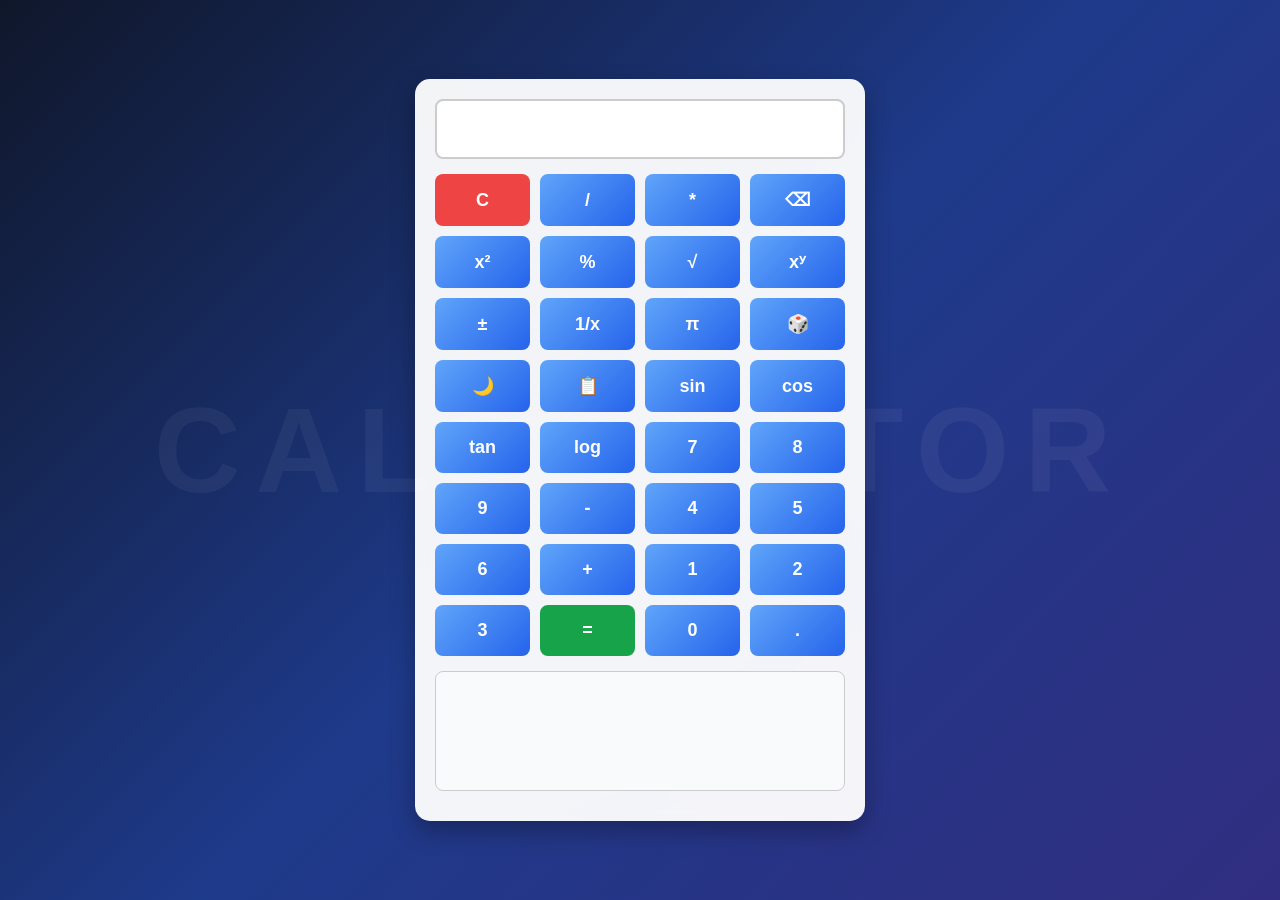
<file: Calculator.html>
<!DOCTYPE html>
<html lang="en">
<head>
    <meta charset="UTF-8">
    <meta name="viewport" content="width=device-width, initial-scale=1.0">
    <title>Calculator</title>
    <!-- <link rel="stylesheet" href="style.css"> -->
    <link rel="stylesheet" href="Calc.css">
</head>
<body>

<div class="calculator">
    <input type="text" id="display" readonly>

    <div class="buttons">
        <button onclick="clearDisplay()" class="operator">C</button>
        <button onclick="appendValue('/')">/</button>
        <button onclick="appendValue('*')">*</button>
         <button onclick="deleteLast()">⌫</button> 
        <button onclick="squareNumber()">x²</button>
         <button onclick="Modules()">%</button> 
         <button onclick="squareRoot()">√</button>
         <button onclick="appendValue('**')">xʸ</button>
         <button onclick="changeSign()">±</button>
         <button onclick="reciprocal()">1/x</button>
         <button onclick="appendValue(Math.PI)">π</button>
         <button onclick="randomNumber()">🎲</button>
         <button onclick="toggleTheme()">🌙</button>
         <!-- <div id="history"></div> -->
         <!-- <h3 id="clock"></h3> -->
         <button onclick="copyAnswer()">📋</button>
         <button onclick="sin()">sin</button>

<button onclick="cos()">cos</button>

<button onclick="tan()">tan</button>

<button onclick="log()">log</button>
        <!-- <h1 class="title">Smart Calculator</h1> -->
        <!-- <button onclick="appendValue('+')">+</button> -->
        <!-- <button onclick="appendValue('-')">-</button> cr-->
        <!-- <button onclick="appendValue('%')">%</button> cr -->
        <button onclick="appendValue('7')">7</button>
        <button onclick="appendValue('8')">8</button>
        <button onclick="appendValue('9')">9</button>
        <button onclick="appendValue('-')">-</button> 

        <button onclick="appendValue('4')">4</button>
        <button onclick="appendValue('5')">5</button>
        <button onclick="appendValue('6')">6</button>
        <button onclick="appendValue('+')">+</button> 

        <button onclick="appendValue('1')">1</button>
        <button onclick="appendValue('2')">2</button>
        <button onclick="appendValue('3')">3</button>
        <button onclick="calculate()" class="equal">=</button>

        <button onclick="appendValue('0')" class="zero">0</button>
        <button onclick="appendValue('.')">.</button>
    </div>
    <!-- <div class="calculator"> -->
<div id="history"></div> 
          <h3 id="clock"></h3> 

</div>
 

<script src="cals.js"></script>

</body>
</html>
</file>
<file: Calc.css>
*{
    margin:0;
    padding:0;
    box-sizing:border-box;
    font-family:Arial,sans-serif;
}

body{
    display:flex;
    justify-content:center;
    align-items:center;
    height:100vh;
    /* width: 100vw; */
    background:#1f2937;
}

.calculator{
    background:#fff;
    padding:20px;
    border-radius:15px;
    box-shadow:0 0 15px rgba(0,0,0,0.4);
    width: 450px;
}

#display{
    width:100%;
    height:60px;
    font-size:28px;
    text-align:right;
    padding:10px;
    margin-bottom:15px;
    border:2px solid #ccc;
    border-radius:8px;
}

.buttons{
    display:grid;
    grid-template-columns:repeat(4,1fr);
    gap:10px;
}

button{
    padding:15px;
    font-size:18px;
    border:none;
    border-radius:8px;
    background:#e5e7eb;
    cursor:pointer;
    transition:0.3s;
}

button:hover{
    background:#2563eb;
    color:white;
}

.operator{
    background:#ef4444;
    color:white;
}

.equal{
    /* grid-row:span 2; */
    background:#16a34a;
    color:white;
}

.zero{
    grid-column:span 1;
}
.dark{
    background:#111827;
}

.dark .calculator{
    background:#222;
}

.dark button{
    background:#444;
    color:white;
}

.dark #display{
    background:#111;
    color:white;
}
#history{
margin-top:15px;
height:120px;
overflow-y:auto;
font-size:15px;
border:1px solid #ccc;
padding:10px;
border-radius:8px;
background:#f9fafb;
}
button{
background:linear-gradient(135deg,#60a5fa,#2563eb);
color:white;
font-weight:bold;
}

button:hover{
transform:scale(1.08);
box-shadow:0 0 15px #3b82f6;
}

.calculator{
transition:.4s;
}

.calculator:hover{
transform:translateY(-5px);
box-shadow:0 0 30px rgba(0,0,0,.4);
}
body{
    display:flex;
    justify-content:center;
    align-items:center;
    height:100vh;
    background:#1f2937;
    position:relative;
    overflow:hidden;
}

/* Background Text */
body::before{
    content:"CALCULATOR";
    position:absolute;
    top:50%;
    left:50%;
    transform:translate(-50%,-50%);
    font-size:120px;
    font-weight:bold;
    color:rgba(255,255,255,0.05);
    letter-spacing:15px;
    white-space:nowrap;
    z-index:0;
    user-select:none;
}

/* Calculator stays above background text */
.calculator{
    position:relative;
    z-index:1;
    background:rgba(255,255,255,0.95);
    backdrop-filter:blur(10px);
    padding:20px;
    border-radius:15px;
    box-shadow:0 10px 25px rgba(0,0,0,0.3);
    width:450px;
}
body::before{
    content:"CALCULATOR";
    position:absolute;
    top:50%;
    left:50%;
    transform:translate(-50%,-50%);
    font-size:120px;
    font-weight:900;
    color:rgba(255,255,255,0.05);
    letter-spacing:15px;
    animation:zoomText 5s infinite alternate ease-in-out;
}

@keyframes zoomText{
    from{
        transform:translate(-50%,-50%) scale(1);
    }
    to{
        transform:translate(-50%,-50%) scale(1.15);
    }
}
body{
    background:linear-gradient(135deg,#0f172a,#1e3a8a,#312e81);
}
.title{
    color:white;
    text-align:center;
    margin-bottom:20px;
    text-shadow:0 0 15px cyan;
}
button:hover{
    transform:translateY(-3px) scale(1.05);
    box-shadow:0 0 15px #3b82f6;
}
#clock{
    text-align:center;
    margin-top:10px;
    font-size:18px;
    font-weight:bold;
}
</file>
